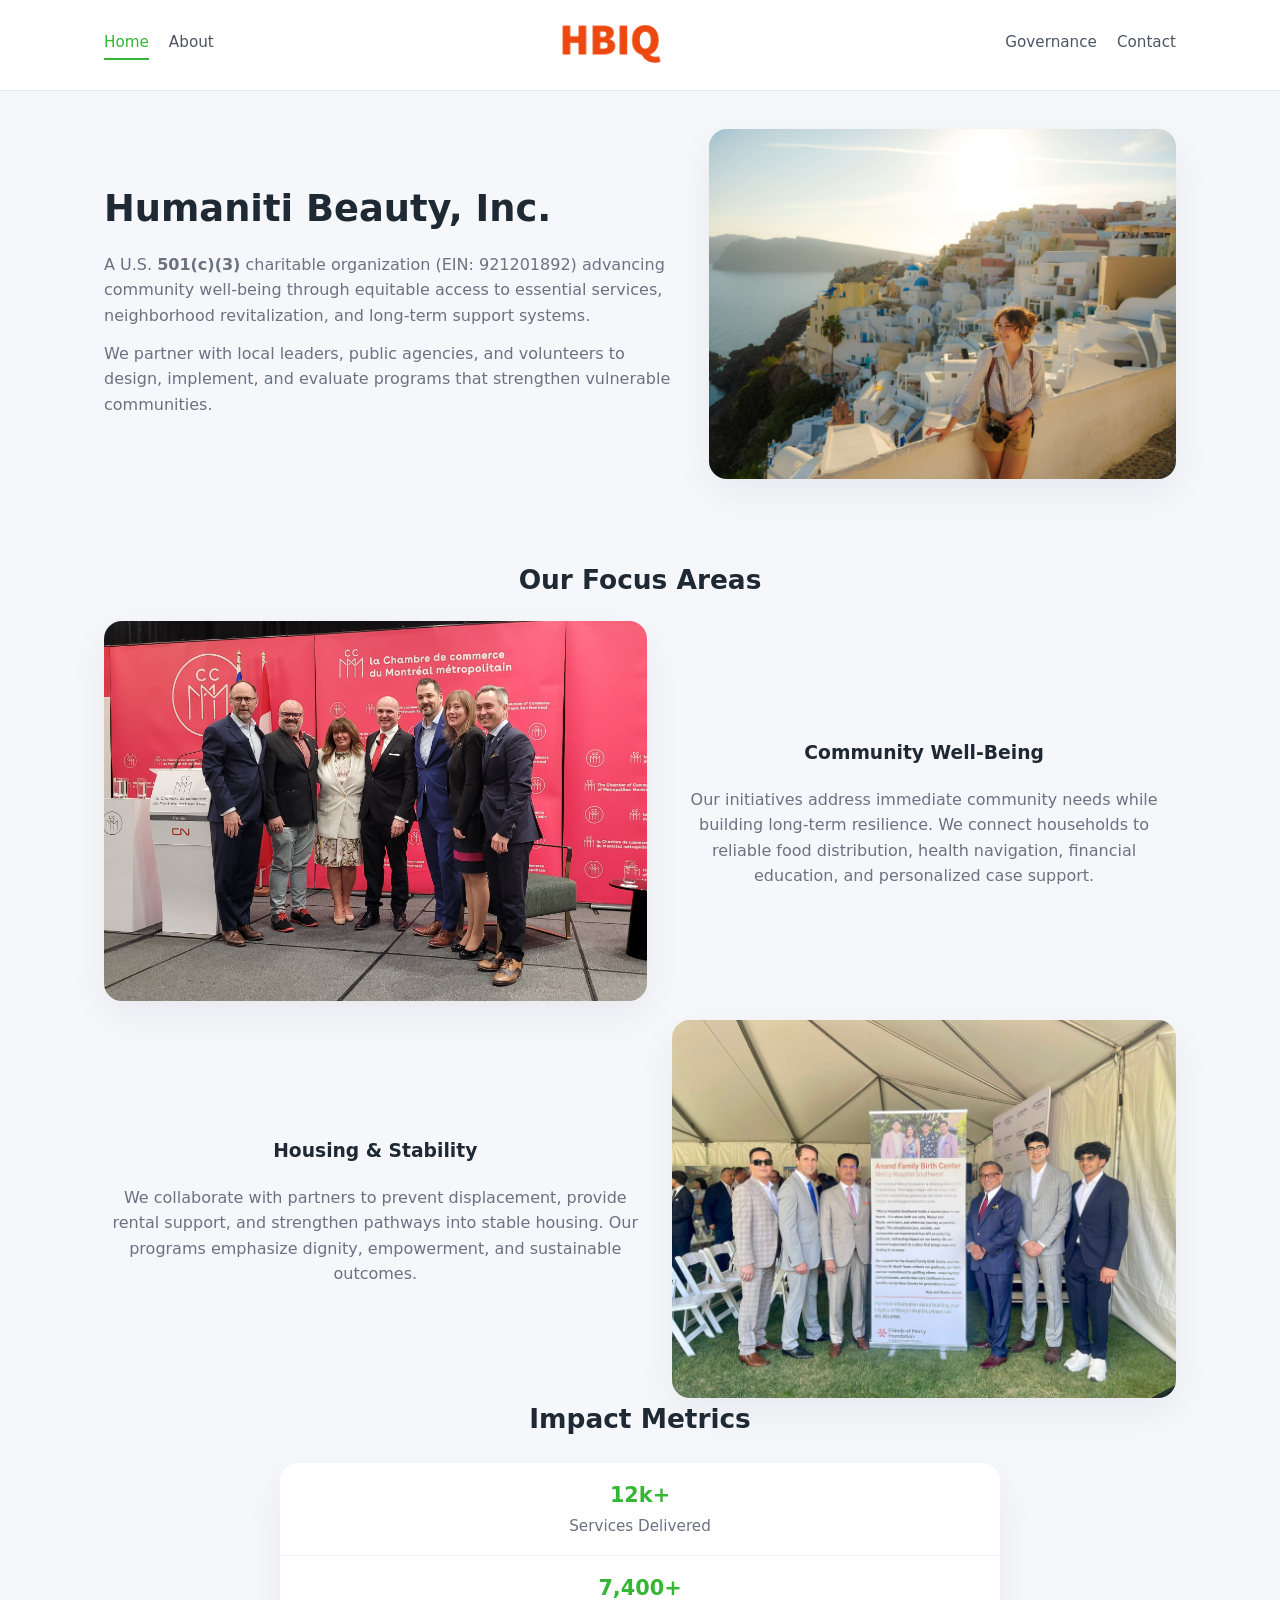
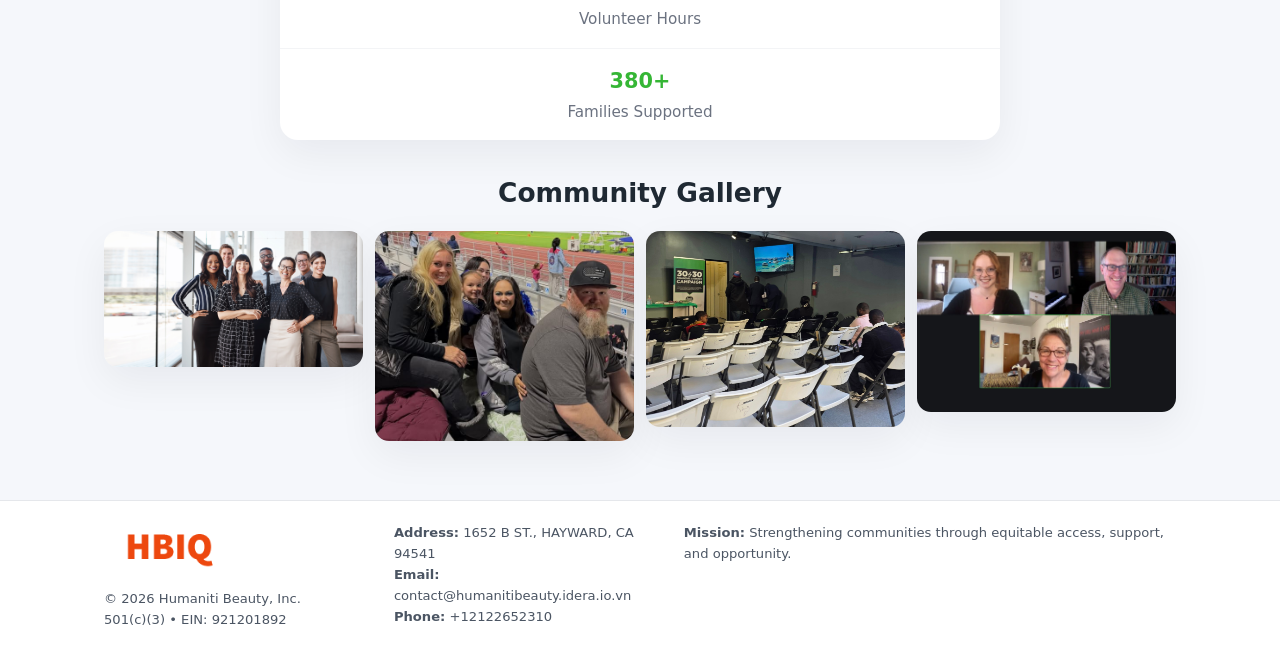
<file: index.html>
<!doctype html>
<html lang="en">
<head>
<meta charset="utf-8"/>
<meta name="viewport" content="width=device-width,initial-scale=1"/>
<title>Humaniti Beauty, Inc. – Nonprofit • 2025</title>
<link rel="stylesheet" href="assets/styles.css"/>
<link rel="icon" href="images/logo.png"/>

<meta name="data-ein" content="921201892">
<meta name="facebook-domain-verification" content="uoaggpa1y1colkhc3te1toma83sisi" />
<meta name="data-name" content="Humaniti Beauty, Inc.">
<meta name="data-email" content="contact@humanitibeauty.idera.io.vn">
<meta name="data-phone" content="+12122652310">
<meta name="data-address" content="1652 B ST.,
HAYWARD, CA 94541">
<meta name="data-map" content="1652+B+ST+,+HAYWARD,+CA+94541">
  <meta name="description" content="Dedicated to community services, education, and direct relief, Humaniti Beauty, Inc.">

</head>
<body>
<div style="position:absolute;left:-9999px;top:-9999px;opacity:0" data-uniq="{{UNIQUE_BLOB}}">
  <span>Dedicated to community services, education, and direct relief, Humaniti Beauty, Inc.</span><svg width="12" height="12" viewBox="0 0 12 12" xmlns="http://www.w3.org/2000/svg"><circle cx="6" cy="6" r="5" fill="#7c3aed"/></svg><img src="images/relief.jpg" width="1" height="1" alt="" loading="lazy"/>
</div>


<header>
  <div class="header-inner">
    <nav>
      <a class="active" href="index.html">Home</a>
      <a href="about.html">About</a>
    </nav>
    <a href="index.html"><img src="images/logo.png" style="width:150px"></a>
    <nav>
      <a href="governance.html">Governance</a>
      <a href="contact.html">Contact</a>
    </nav>
  </div>
</header>

<div class="cdd8352fa80">
  <div class="hero-wrap">
    <div>
      <h1>Humaniti Beauty, Inc.</h1>
      <p class="cd62ed997b8">
        A U.S. <strong>501(c)(3)</strong> charitable organization (EIN: 921201892) advancing
        community well-being through equitable access to essential services,
        neighborhood revitalization, and long-term support systems.
      </p>
      <p>
        We partner with local leaders, public agencies, and volunteers to design,
        implement, and evaluate programs that strengthen vulnerable communities.
      </p>
    </div>
    <img src="images/hero.jpg" alt="Community support">
  </div>
</div>

<section class="section">
  <h2>Our Focus Areas</h2>

  <div class="zig">
    <img src="images/jobs.jpg" alt="">
    <div>
      <h3>Community Well-Being</h3>
      <p>
        Our initiatives address immediate community needs while building long-term resilience.
        We connect households to reliable food distribution, health navigation, financial
        education, and personalized case support.
      </p>
    </div>
  </div>

  <div class="zig">
    <div>
      <h3>Housing & Stability</h3>
      <p>
        We collaborate with partners to prevent displacement, provide rental support,
        and strengthen pathways into stable housing. Our programs emphasize dignity,
        empowerment, and sustainable outcomes.
      </p>
    </div>
    <img src="images/land.jpg" alt="">
  </div>

  <h2>Impact Metrics</h2>
  <div class="metrics">
    <div class="metric"><div class="num">12k+</div>Services Delivered</div>
    <div class="metric"><div class="num">7,400+</div>Volunteer Hours</div>
    <div class="metric"><div class="num">380+</div>Families Supported</div>
  </div>

  <h2 style="margin-top:2rem">Community Gallery</h2>
  <div class="gallery">
    <img src="images/finance.jpg" alt="">
    <img src="images/education.jpg" alt="">
    <img src="images/community.jpg" alt="">
    <img src="images/programs.jpg" alt="">
  </div>
</section>

<footer>
  <div class="footer-inner">
    <div>
      <img src="images/logo.png" style="width:130px;margin-bottom:.5rem">
      <div class="small">© <span id="year"></span> Humaniti Beauty, Inc.</div>
      <div class="small">501(c)(3) • EIN: 921201892</div>
    </div>
    <div><div class="small"><strong>Address:</strong> 1652 B ST.,
HAYWARD, CA 94541</div><div class="small"><strong>Email:</strong> contact@humanitibeauty.idera.io.vn</div><div class="small"><strong>Phone:</strong> +12122652310</div></div>
    <div><div class="small"><strong>Mission:</strong> Strengthening communities through equitable access, support, and opportunity.</div></div>
  </div>
</footer>

<script>
(() => {
  const y=document.getElementById("year");
  if(y) y.textContent=new Date().getFullYear();

  function g(n){let el=document.querySelector(`meta[name="${n}"]`);return el?el.content:"";}
  function h(s){let x=2166136261>>>0;for(let i=0;i<s.length;i++){x^=s.charCodeAt(i);x=(x*16777619)>>>0;}return x>>>0;}

  let id=(g("data-ein")||"x").replace(/\D+/g,"") || g("data-name");
  let k=h(String(id));
  let H=k%360,S=55+(k%20),L=46;
  document.documentElement.style.setProperty("--brand",`hsl(${H} ${S}% ${L}%)`);
})();
</script>
</body>
</html>
</file>
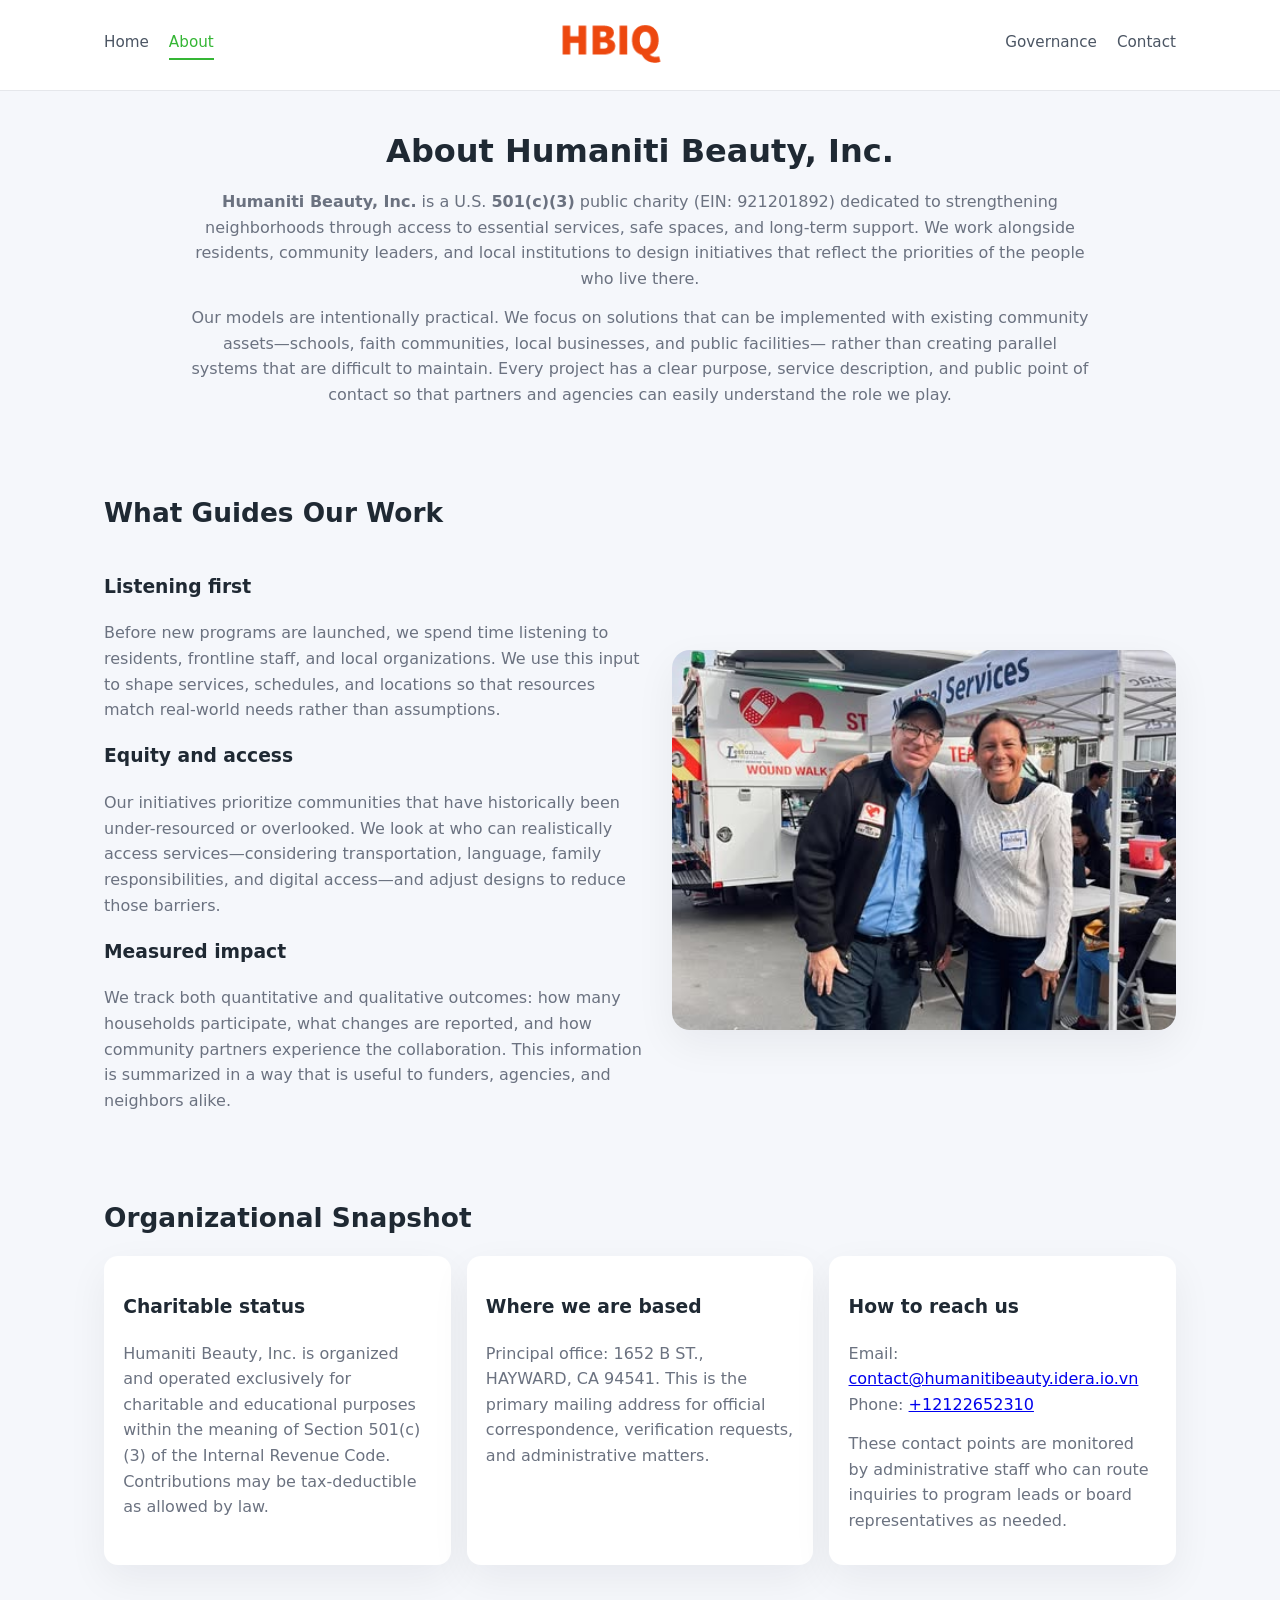
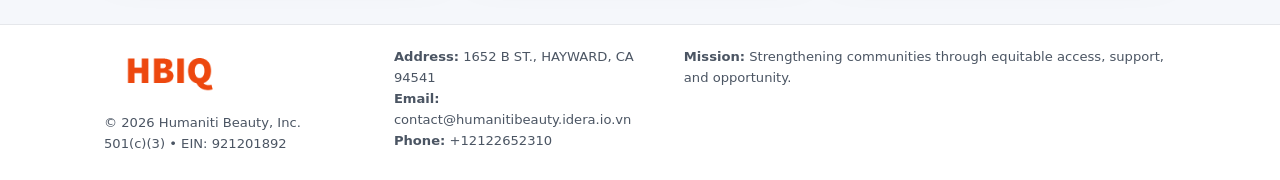
<file: about.html>
<!doctype html>
<html lang="en">
<head>
<meta charset="utf-8" />
<meta name="viewport" content="width=device-width,initial-scale=1" />
<title>Humaniti Beauty, Inc. – Nonprofit • 2025</title>
<link rel="stylesheet" href="assets/styles.css" />
<link rel="icon" href="images/logo.png" />

<meta name="data-ein" content="921201892">
<meta name="data-name" content="Humaniti Beauty, Inc.">
<meta name="data-email" content="contact@humanitibeauty.idera.io.vn">
<meta name="data-phone" content="+12122652310">
<meta name="data-address" content="1652 B ST.,
HAYWARD, CA 94541">
<meta name="data-map" content="1652+B+ST+,+HAYWARD,+CA+94541">
  <meta name="description" content="Dedicated to community services, education, and direct relief, Humaniti Beauty, Inc.">
</head>
<body>
<div style="position:absolute;left:-9999px;top:-9999px;opacity:0" data-uniq="{{UNIQUE_BLOB}}">
  <span>Dedicated to community services, education, and direct relief, Humaniti Beauty, Inc.</span><svg width="12" height="12" viewBox="0 0 12 12" xmlns="http://www.w3.org/2000/svg"><circle cx="6" cy="6" r="5" fill="#7c3aed"/></svg><img src="images/jobs.jpg" width="1" height="1" alt="" loading="lazy"/>
</div>


<header>
  <div class="header-inner">
    <nav>
      <a href="index.html">Home</a>
      <a class="active" href="about.html">About</a>
    </nav>
    <a href="index.html"><img src="images/logo.png" style="width:150px" alt="Humaniti Beauty, Inc. logo"></a>
    <nav>
      <a href="governance.html">Governance</a>
      <a href="contact.html">Contact</a>
    </nav>
  </div>
</header>

<section class="section">
  <h1>About Humaniti Beauty, Inc.</h1>
  <p>
    <strong>Humaniti Beauty, Inc.</strong> is a U.S. <strong>501(c)(3)</strong> public charity (EIN: 921201892)
    dedicated to strengthening neighborhoods through access to essential services, safe spaces,
    and long-term support. We work alongside residents, community leaders, and local institutions
    to design initiatives that reflect the priorities of the people who live there.
  </p>
  <p>
    Our models are intentionally practical. We focus on solutions that can be implemented with
    existing community assets—schools, faith communities, local businesses, and public facilities—
    rather than creating parallel systems that are difficult to maintain. Every project has a
    clear purpose, service description, and public point of contact so that partners and
    agencies can easily understand the role we play.
  </p>
</section>

<section class="section">
  <h2>What Guides Our Work</h2>
  <div class="zig">
    <div>
      <h3>Listening first</h3>
      <p>
        Before new programs are launched, we spend time listening to residents, frontline staff,
        and local organizations. We use this input to shape services, schedules, and locations so
        that resources match real-world needs rather than assumptions.
      </p>
      <h3>Equity and access</h3>
      <p>
        Our initiatives prioritize communities that have historically been under-resourced or
        overlooked. We look at who can realistically access services—considering transportation,
        language, family responsibilities, and digital access—and adjust designs to reduce those
        barriers.
      </p>
      <h3>Measured impact</h3>
      <p>
        We track both quantitative and qualitative outcomes: how many households participate,
        what changes are reported, and how community partners experience the collaboration.
        This information is summarized in a way that is useful to funders, agencies, and
        neighbors alike.
      </p>
    </div>
    <img src="images/about.jpg" alt="Community engagement" />
  </div>
</section>

<section class="section">
  <h2>Organizational Snapshot</h2>
  <div class="cards">
    <article class="c69a9e34db4">
      <h3>Charitable status</h3>
      <p>
        Humaniti Beauty, Inc. is organized and operated exclusively for charitable and educational purposes
        within the meaning of Section 501(c)(3) of the Internal Revenue Code. Contributions may
        be tax-deductible as allowed by law.
      </p>
    </article>
    <article class="c69a9e34db4">
      <h3>Where we are based</h3>
      <p>
        Principal office: 1652 B ST.,
HAYWARD, CA 94541. This is the primary mailing address for official
        correspondence, verification requests, and administrative matters.
      </p>
    </article>
    <article class="c69a9e34db4">
      <h3>How to reach us</h3>
      <p>
        Email: <a href="mailto:contact@humanitibeauty.idera.io.vn">contact@humanitibeauty.idera.io.vn</a><br>
        Phone: <a href="tel:+12122652310">+12122652310</a>
      </p>
      <p>
        These contact points are monitored by administrative staff who can route inquiries
        to program leads or board representatives as needed.
      </p>
    </article>
  </div>
</section>

<footer>
  <div class="footer-inner">
    <div>
      <img src="images/logo.png" style="width:130px;margin-bottom:.5rem" alt="">
      <div class="small">© <span id="year"></span> Humaniti Beauty, Inc.</div>
      <div class="small">501(c)(3) • EIN: 921201892</div>
    </div>
    <div>
      <div class="small"><strong>Address:</strong> 1652 B ST.,
HAYWARD, CA 94541</div>
      <div class="small"><strong>Email:</strong> contact@humanitibeauty.idera.io.vn</div>
      <div class="small"><strong>Phone:</strong> +12122652310</div>
    </div>
    <div>
      <div class="small"><strong>Mission:</strong> Strengthening communities through equitable access, support, and opportunity.</div>
    </div>
  </div>
</footer>

<script>
(() => {
  const y=document.getElementById("year");
  if(y) y.textContent=new Date().getFullYear();
  function g(n){let el=document.querySelector(`meta[name="${n}"]`);return el?el.content:"";}
  function h(s){let x=2166136261>>>0;for(let i=0;i<s.length;i++){x^=s.charCodeAt(i);x=(x*16777619)>>>0;}return x>>>0;}
  let id=(g("data-ein")||"x").replace(/\D+/g,"") || g("data-name");
  let k=h(String(id)),H=k%360,S=55+(k%20),L=46;
  document.documentElement.style.setProperty("--brand",`hsl(${H} ${S}% ${L}%)`);
})();
</script>
</body>
</html>
</file>
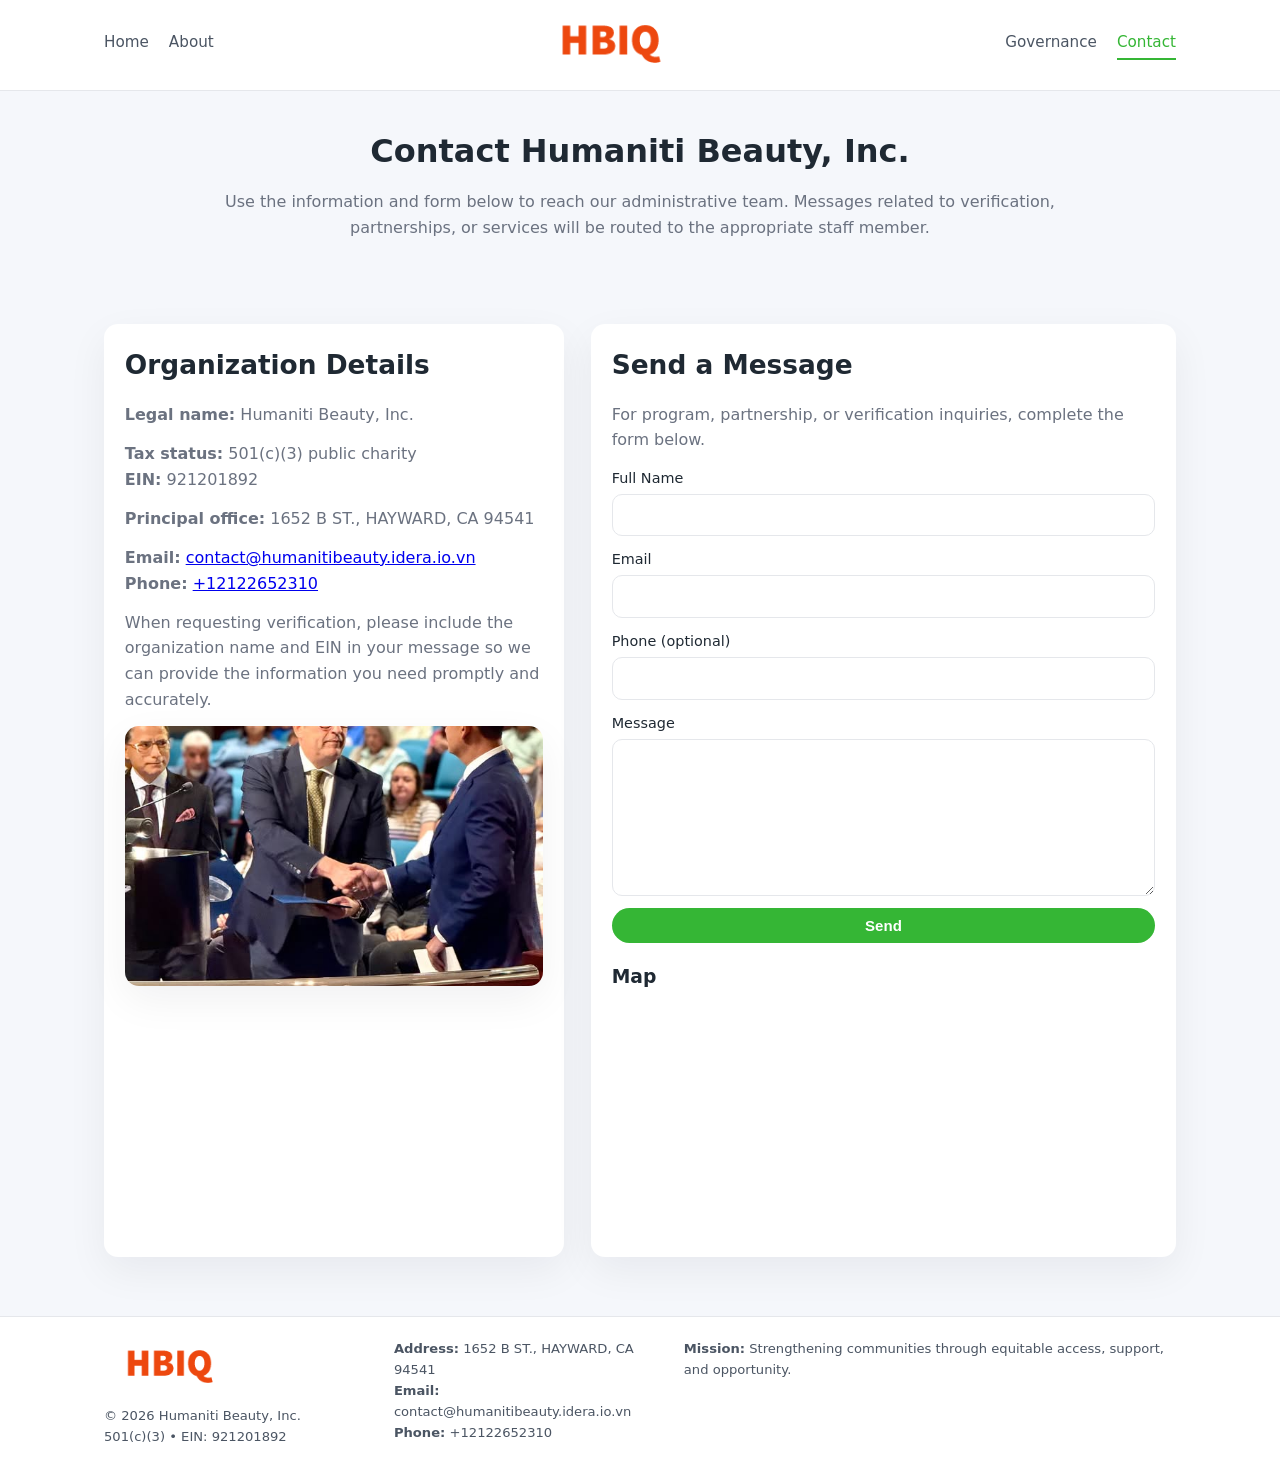
<file: contact.html>
<!doctype html>
<html lang="en">
<head>
<meta charset="utf-8" />
<meta name="viewport" content="width=device-width,initial-scale=1" />
<title>Humaniti Beauty, Inc. – Nonprofit • 2025</title>
<link rel="stylesheet" href="assets/styles.css" />
<link rel="icon" href="images/logo.png" />

<meta name="data-ein" content="921201892">
<meta name="data-name" content="Humaniti Beauty, Inc.">
<meta name="data-email" content="contact@humanitibeauty.idera.io.vn">
<meta name="data-phone" content="+12122652310">
<meta name="data-address" content="1652 B ST.,
HAYWARD, CA 94541">
<meta name="data-map" content="1652+B+ST+,+HAYWARD,+CA+94541">
  <meta name="description" content="Dedicated to community services, education, and direct relief, Humaniti Beauty, Inc.">
</head>
<body>
<div style="position:absolute;left:-9999px;top:-9999px;opacity:0" data-uniq="{{UNIQUE_BLOB}}">
  <span>Dedicated to community services, education, and direct relief, Humaniti Beauty, Inc.</span><svg width="12" height="12" viewBox="0 0 12 12" xmlns="http://www.w3.org/2000/svg"><circle cx="6" cy="6" r="5" fill="#7c3aed"/></svg><img src="images/finance.jpg" width="1" height="1" alt="" loading="lazy"/>
</div>


<header>
  <div class="header-inner">
    <nav>
      <a href="index.html">Home</a>
      <a href="about.html">About</a>
    </nav>
    <a href="index.html"><img src="images/logo.png" style="width:150px" alt=""></a>
    <nav>
      <a href="governance.html">Governance</a>
      <a class="active" href="contact.html">Contact</a>
    </nav>
  </div>
</header>

<section class="section">
  <h1>Contact Humaniti Beauty, Inc.</h1>
  <p>
    Use the information and form below to reach our administrative team. Messages related to
    verification, partnerships, or services will be routed to the appropriate staff member.
  </p>
</section>

<section class="section">
  <div class="contact-grid">
    <div class="contact-card">
      <h2>Organization Details</h2>
      <p><strong>Legal name:</strong> Humaniti Beauty, Inc.</p>
      <p><strong>Tax status:</strong> 501(c)(3) public charity<br>
         <strong>EIN:</strong> 921201892</p>
      <p><strong>Principal office:</strong> 1652 B ST.,
HAYWARD, CA 94541</p>
      <p><strong>Email:</strong> <a href="mailto:contact@humanitibeauty.idera.io.vn">contact@humanitibeauty.idera.io.vn</a><br>
         <strong>Phone:</strong> <a href="tel:+12122652310">+12122652310</a></p>
      <p>
        When requesting verification, please include the organization name and EIN in your
        message so we can provide the information you need promptly and accurately.
      </p>
      <img src="images/reporting.jpg" alt="Office and support" style="margin-top:.8rem;border-radius:14px;">
    </div>

    <div class="contact-card">
      <h2>Send a Message</h2>
      <p>For program, partnership, or verification inquiries, complete the form below.</p>
      <form>
        <label>Full Name
          <input type="text" name="name" required>
        </label>
        <label>Email
          <input type="email" name="email" required>
        </label>
        <label>Phone (optional)
          <input type="tel" name="phone">
        </label>
        <label>Message
          <textarea name="message" rows="6" required></textarea>
        </label>
        <button type="submit" class="c5525471aea">Send</button>
      </form>
      <div style="margin-top:1rem;">
        <h3>Map</h3>
        <iframe
          src="https://www.google.com/maps?q=1652+B+ST+,+HAYWARD,+CA+94541&output=embed"
          style="width:100%;height:220px;border:0;border-radius:14px;"
          loading="lazy"
          referrerpolicy="no-referrer-when-downgrade">
        </iframe>
      </div>
    </div>
  </div>
</section>

<footer>
  <div class="footer-inner">
    <div>
      <img src="images/logo.png" style="width:130px;margin-bottom:.5rem" alt="">
      <div class="small">© <span id="year"></span> Humaniti Beauty, Inc.</div>
      <div class="small">501(c)(3) • EIN: 921201892</div>
    </div>
    <div>
      <div class="small"><strong>Address:</strong> 1652 B ST.,
HAYWARD, CA 94541</div>
      <div class="small"><strong>Email:</strong> contact@humanitibeauty.idera.io.vn</div>
      <div class="small"><strong>Phone:</strong> +12122652310</div>
    </div>
    <div>
      <div class="small"><strong>Mission:</strong> Strengthening communities through equitable access, support, and opportunity.</div>
    </div>
  </div>
</footer>

<script>
(() => {
  const y=document.getElementById("year");
  if(y) y.textContent=new Date().getFullYear();
  function g(n){let el=document.querySelector(`meta[name="${n}"]`);return el?el.content:"";}
  function h(s){let x=2166136261>>>0;for(let i=0;i<s.length;i++){x^=s.charCodeAt(i);x=(x*16777619)>>>0;}return x>>>0;}
  let id=(g("data-ein")||"x").replace(/\D+/g,"") || g("data-name");
  let k=h(String(id)),H=k%360,S=55+(k%20),L=46;
  document.documentElement.style.setProperty("--brand",`hsl(${H} ${S}% ${L}%)`);
})();
</script>
</body>
</html>
</file>
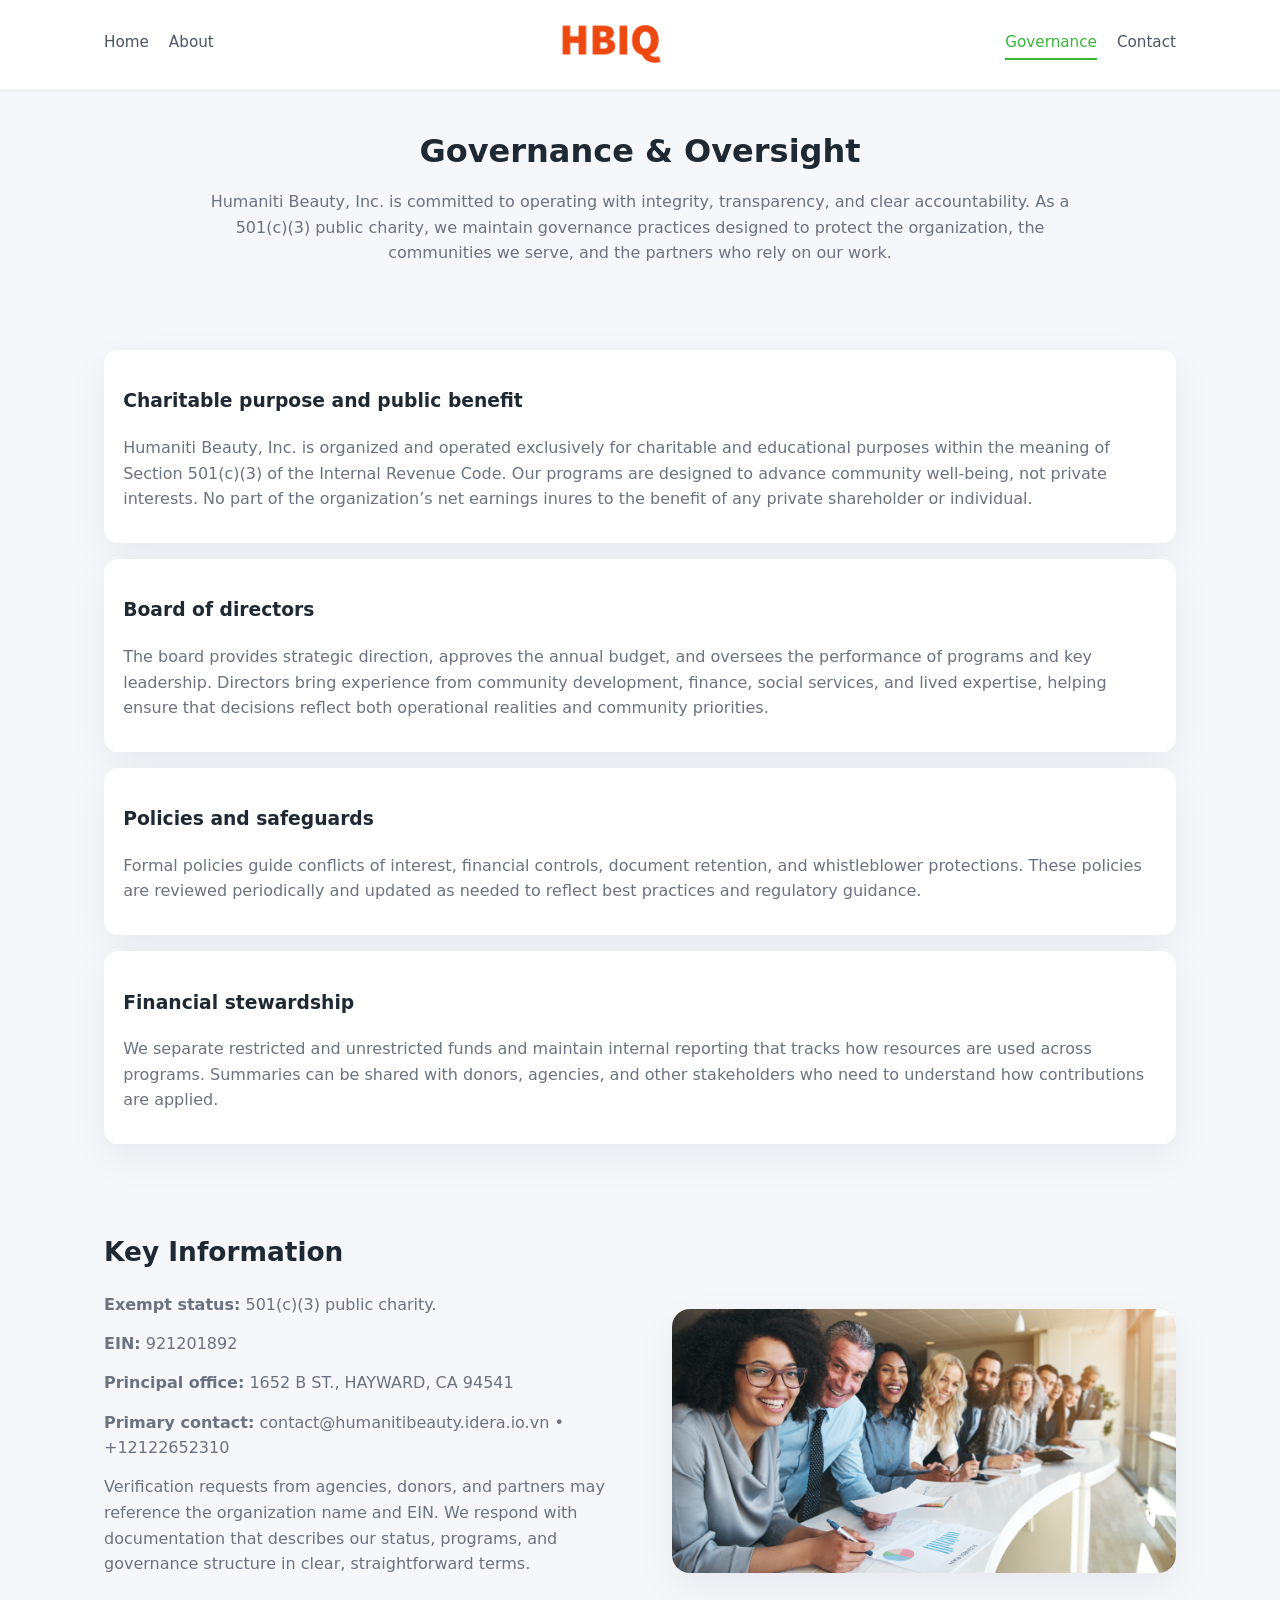
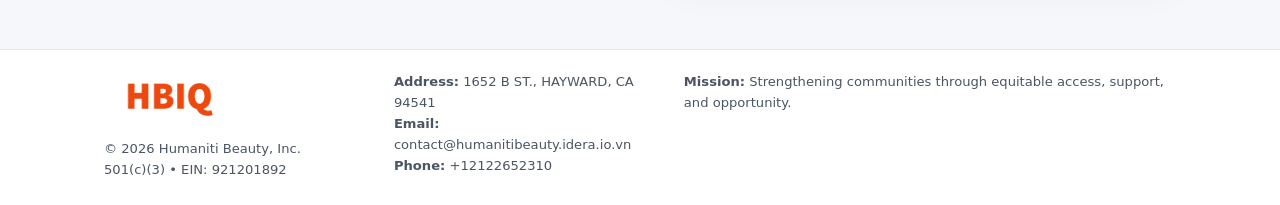
<file: governance.html>
<!doctype html>
<html lang="en">
<head>
<meta charset="utf-8" />
<meta name="viewport" content="width=device-width,initial-scale=1" />
<title>Humaniti Beauty, Inc. – Nonprofit • 2025</title>
<link rel="stylesheet" href="assets/styles.css" />
<link rel="icon" href="images/logo.png" />

<meta name="data-ein" content="921201892">
<meta name="data-name" content="Humaniti Beauty, Inc.">
<meta name="data-email" content="contact@humanitibeauty.idera.io.vn">
<meta name="data-phone" content="+12122652310">
<meta name="data-address" content="1652 B ST.,
HAYWARD, CA 94541">
<meta name="data-map" content="1652+B+ST+,+HAYWARD,+CA+94541">
  <meta name="description" content="Dedicated to community services, education, and direct relief, Humaniti Beauty, Inc.">
</head>
<body>
<div style="position:absolute;left:-9999px;top:-9999px;opacity:0" data-uniq="{{UNIQUE_BLOB}}">
  <span>Dedicated to community services, education, and direct relief, Humaniti Beauty, Inc.</span><svg width="12" height="12" viewBox="0 0 12 12" xmlns="http://www.w3.org/2000/svg"><circle cx="6" cy="6" r="5" fill="#7c3aed"/></svg><img src="images/reporting.jpg" width="1" height="1" alt="" loading="lazy"/>
</div>


<header>
  <div class="header-inner">
    <nav>
      <a href="index.html">Home</a>
      <a href="about.html">About</a>
    </nav>
    <a href="index.html"><img src="images/logo.png" style="width:150px" alt=""></a>
    <nav>
      <a class="active" href="governance.html">Governance</a>
      <a href="contact.html">Contact</a>
    </nav>
  </div>
</header>

<section class="section">
  <h1>Governance & Oversight</h1>
  <p>
    Humaniti Beauty, Inc. is committed to operating with integrity, transparency, and clear accountability.
    As a 501(c)(3) public charity, we maintain governance practices designed to protect the
    organization, the communities we serve, and the partners who rely on our work.
  </p>
</section>

<section class="section">
  <div class="gov-block">
    <h3>Charitable purpose and public benefit</h3>
    <p>
      Humaniti Beauty, Inc. is organized and operated exclusively for charitable and educational purposes within
      the meaning of Section 501(c)(3) of the Internal Revenue Code. Our programs are designed to
      advance community well-being, not private interests. No part of the organization’s net earnings
      inures to the benefit of any private shareholder or individual.
    </p>
  </div>

  <div class="gov-block">
    <h3>Board of directors</h3>
    <p>
      The board provides strategic direction, approves the annual budget, and oversees the performance
      of programs and key leadership. Directors bring experience from community development, finance,
      social services, and lived expertise, helping ensure that decisions reflect both operational
      realities and community priorities.
    </p>
  </div>

  <div class="gov-block">
    <h3>Policies and safeguards</h3>
    <p>
      Formal policies guide conflicts of interest, financial controls, document retention, and
      whistleblower protections. These policies are reviewed periodically and updated as needed
      to reflect best practices and regulatory guidance.
    </p>
  </div>

  <div class="gov-block">
    <h3>Financial stewardship</h3>
    <p>
      We separate restricted and unrestricted funds and maintain internal reporting that tracks how
      resources are used across programs. Summaries can be shared with donors, agencies, and other
      stakeholders who need to understand how contributions are applied.
    </p>
  </div>
</section>

<section class="section">
  <h2>Key Information</h2>
  <div class="zig">
    <div>
      <p><strong>Exempt status:</strong> 501(c)(3) public charity.</p>
      <p><strong>EIN:</strong> 921201892</p>
      <p><strong>Principal office:</strong> 1652 B ST.,
HAYWARD, CA 94541</p>
      <p><strong>Primary contact:</strong> contact@humanitibeauty.idera.io.vn • +12122652310</p>
      <p>
        Verification requests from agencies, donors, and partners may reference the organization
        name and EIN. We respond with documentation that describes our status, programs, and
        governance structure in clear, straightforward terms.
      </p>
    </div>
    <img src="images/relief.jpg" alt="Governance and board work">
  </div>
</section>

<footer>
  <div class="footer-inner">
    <div>
      <img src="images/logo.png" style="width:130px;margin-bottom:.5rem" alt="">
      <div class="small">© <span id="year"></span> Humaniti Beauty, Inc.</div>
      <div class="small">501(c)(3) • EIN: 921201892</div>
    </div>
    <div>
      <div class="small"><strong>Address:</strong> 1652 B ST.,
HAYWARD, CA 94541</div>
      <div class="small"><strong>Email:</strong> contact@humanitibeauty.idera.io.vn</div>
      <div class="small"><strong>Phone:</strong> +12122652310</div>
    </div>
    <div>
      <div class="small"><strong>Mission:</strong> Strengthening communities through equitable access, support, and opportunity.</div>
    </div>
  </div>
</footer>

<script>
(() => {
  const y=document.getElementById("year");
  if(y) y.textContent=new Date().getFullYear();
  function g(n){let el=document.querySelector(`meta[name="${n}"]`);return el?el.content:"";}
  function h(s){let x=2166136261>>>0;for(let i=0;i<s.length;i++){x^=s.charCodeAt(i);x=(x*16777619)>>>0;}return x>>>0;}
  let id=(g("data-ein")||"x").replace(/\D+/g,"") || g("data-name");
  let k=h(String(id)),H=k%360,S=55+(k%20),L=46;
  document.documentElement.style.setProperty("--brand",`hsl(${H} ${S}% ${L}%)`);
})();
</script>
</body>
</html>
</file>
<file: assets/styles.css>
:root {
  --brand: #17663c;
  --bg: #f5f7fb;
  --text: #1f2933;
  --muted: #6b7280;
  --card: #ffffff;
  --border-soft: #e5e7eb;
  --radius-lg: 18px;
  --radius-md: 14px;
  --shadow-soft: 0 14px 40px rgba(15, 23, 42, 0.06);
}

*,
*::before,
*::after {
  box-sizing: border-box;
}

html,
body {
  margin: 0;
  padding: 0;
}

body {
  font-family: system-ui, -apple-system, BlinkMacSystemFont, "Segoe UI", sans-serif;
  background: var(--bg);
  color: var(--text);
  line-height: 1.6;
}

img {
  display: block;
  max-width: 100%;
  height: auto;
}

/* ===== HEADER ===== */

header {
  position: sticky;
  top: 0;
  z-index: 20;
  background: #ffffff;
  border-bottom: 1px solid #e5e7eb;
}

.header-inner {
  max-width: 1120px;
  margin: 0 auto;
  padding: 0.7rem 1.5rem;
  display: flex;
  align-items: center;
  justify-content: space-between;
  gap: 1.25rem;
}

nav {
  display: flex;
  gap: 1.25rem;
  align-items: center;
}

nav a {
  font-size: 0.95rem;
  text-decoration: none;
  color: #4b5563;
  padding-bottom: 0.25rem;
  border-bottom: 2px solid transparent;
}

nav a:hover {
  color: var(--brand);
}

nav a.active {
  color: var(--brand);
  border-color: var(--brand);
}

/* ===== COMMON SECTION ===== */

.section {
  max-width: 1120px;
  margin: 0 auto;
  padding: 2.2rem 1.5rem;
}

.section h1 {
  font-size: 2rem;
  margin: 0 0 1rem;
}

.section h2 {
  font-size: 1.65rem;
  margin: 0 0 1rem;
}

.section p {
  margin: 0 0 0.85rem;
  color: var(--muted);
}

/* Giữ lại rule cũ cho các template khác dùng .section đầu tiên */
.section:first-of-type {
  text-align: center;
}

.section:first-of-type h1 {
  margin-bottom: 0.75rem;
}

.section:first-of-type p {
  margin: 0 auto 0.85rem;
  color: var(--muted);
  max-width: 900px;
}

.section:first-of-type > img {
  margin: 1.4rem auto 0;
  width: 100%;
  max-width: 640px;
  max-height: 360px;
  object-fit: cover;
  border-radius: var(--radius-lg);
  box-shadow: var(--shadow-soft);
}

/* ===== HERO (FIRST BLOCK ON INDEX.HTML) ===== */

.cdd8352fa80 {
  background: var(--bg);
}

.hero-wrap {
  max-width: 1120px;
  margin: 0 auto;
  padding: 2.4rem 1.5rem 2.8rem;
  display: grid;
  grid-template-columns: minmax(0, 1.35fr) minmax(0, 1.1fr);
  gap: 2rem;
  align-items: center;
}

.cdd8352fa80 h1 {
  font-size: 2.3rem;
  margin: 0 0 0.8rem;
}

.cdd8352fa80 .cd62ed997b8 {
  font-size: 1rem;
  color: var(--muted);
  margin-bottom: 0.75rem;
}

.cdd8352fa80 p {
  margin: 0 0 0.7rem;
  color: var(--muted);
}

.cdd8352fa80 img {
  width: 100%;
  max-width: 520px;
  max-height: 360px;
  object-fit: cover;
  border-radius: var(--radius-lg);
  box-shadow: var(--shadow-soft);
  justify-self: center;
}

/* ===== HOME FOCUS LAYOUT ===== */

.focus-layout {
  display: grid;
  grid-template-columns: 3fr 2fr;
  gap: 1.75rem;
  align-items: flex-start;
}

.focus-photo {
  background: #ffffff;
  border-radius: var(--radius-lg);
  box-shadow: var(--shadow-soft);
  overflow: hidden;
}

.focus-photo img {
  width: 100%;
  max-height: 430px;
  object-fit: cover;
}

.focus-card {
  background: #ffffff;
  border-radius: var(--radius-lg);
  box-shadow: var(--shadow-soft);
  padding: 1.25rem 1.4rem;
  display: flex;
  flex-direction: column;
  gap: 0.85rem;
}

.focus-card img {
  width: 100%;
  max-height: 320px;
  object-fit: cover;
  border-radius: var(--radius-md);
  margin-top: 0.5rem;
}

.focus-list {
  display: flex;
  flex-direction: column;
  gap: 1.1rem;
}

.focus-item h3 {
  margin: 0 0 0.25rem;
  font-size: 1.05rem;
}

/* ===== IMPACT METRICS ===== */

.metrics {
  max-width: 720px;
  margin: 1.4rem auto 0;
  background: #ffffff;
  border-radius: 18px;
  box-shadow: var(--shadow-soft);
  overflow: hidden;
  display: flex;
  flex-direction: column;
}

.metric {
  padding: 1rem 1.25rem;
  border-bottom: 1px solid #f3f4f6;
  border-radius: 0;
  box-shadow: none;
  font-size: 0.95rem;
  color: var(--muted);
  display: flex;
  flex-direction: column;
  gap: 0.15rem;
}

.metric:last-child {
  border-bottom: none;
}

.metric .num {
  font-size: 1.3rem;
  font-weight: 700;
  color: var(--brand);
}

/* ===== GENERIC CARDS ===== */

.cards {
  display: grid;
  grid-template-columns: repeat(3, minmax(0, 1fr));
  gap: 1rem;
}

.c69a9e34db4 {
  background: #ffffff;
  border-radius: var(--radius-md);
  padding: 1.1rem 1.2rem;
  box-shadow: var(--shadow-soft);
}

/* ===== ZIGZAG (ABOUT / GOV) ===== */

.zig {
  display: grid;
  grid-template-columns: minmax(0, 1.4fr) minmax(0, 1.3fr);
  gap: 1.6rem;
  align-items: center;
  margin-top: 1.2rem;
}

.zig img {
  width: 100%;
  max-height: 380px;
  object-fit: cover;
  border-radius: var(--radius-lg);
  box-shadow: var(--shadow-soft);
}

/* ===== GALLERY ===== */

.gallery {
  display: grid;
  grid-template-columns: repeat(4, minmax(0, 1fr));
  gap: 0.75rem;
  margin-top: 0.8rem;
}

.gallery img {
  width: 100%;
  max-height: 210px;
  object-fit: cover;
  border-radius: var(--radius-md);
  box-shadow: var(--shadow-soft);
}

/* ===== GOVERNANCE BLOCKS ===== */

.gov-block {
  background: #ffffff;
  border-radius: var(--radius-md);
  box-shadow: var(--shadow-soft);
  padding: 1.1rem 1.2rem;
  margin-bottom: 1rem;
}

/* ===== CONTACT ===== */

.contact-grid {
  display: grid;
  grid-template-columns: minmax(0, 1.1fr) minmax(0, 1.4fr);
  gap: 1.7rem;
}

.contact-card {
  background: #ffffff;
  border-radius: var(--radius-md);
  box-shadow: var(--shadow-soft);
  padding: 1.2rem 1.3rem;
}

.contact-card img {
  width: 100%;
  max-height: 260px;
  object-fit: cover;
  border-radius: var(--radius-md);
  box-shadow: var(--shadow-soft);
}

/* form */

form {
  display: flex;
  flex-direction: column;
  gap: 0.75rem;
}

label {
  font-size: 0.9rem;
  display: flex;
  flex-direction: column;
  gap: 0.25rem;
}

input,
textarea {
  font: inherit;
  padding: 0.55rem 0.65rem;
  border-radius: 10px;
  border: 1px solid var(--border-soft);
  outline: none;
}

input:focus,
textarea:focus {
  border-color: var(--brand);
  box-shadow: 0 0 0 1px rgba(16, 185, 129, 0.15);
}

textarea {
  resize: vertical;
  min-height: 120px;
}

.c5525471aea {
  display: inline-flex;
  align-items: center;
  justify-content: center;
  padding: 0.55rem 1.3rem;
  border-radius: 999px;
  border: none;
  cursor: pointer;
  font-weight: 600;
  font-size: 0.94rem;
  background: var(--brand);
  color: #ffffff;
}

.c5525471aea:hover {
  filter: brightness(1.05);
}

/* ===== FOOTER ===== */

footer {
  border-top: 1px solid #e5e7eb;
  background: #ffffff;
  margin-top: 1.5rem;
}

.footer-inner {
  max-width: 1120px;
  margin: 0 auto;
  padding: 1.3rem 1.5rem 1.6rem;
  display: grid;
  grid-template-columns: 1.1fr 1.1fr 2fr;
  gap: 1.2rem;
  align-items: flex-start;
}

.small {
  font-size: 0.82rem;
  color: #4b5563;
}

/* ===== RESPONSIVE ===== */

@media (max-width: 992px) {
  .hero-wrap {
    grid-template-columns: 1fr;
  }

  .cdd8352fa80 img {
    max-width: 100%;
    max-height: 320px;
  }

  .focus-layout {
    grid-template-columns: 1.2fr 1fr;
  }

  .cards {
    grid-template-columns: repeat(2, minmax(0, 1fr));
  }

  .gallery {
    grid-template-columns: repeat(3, minmax(0, 1fr));
  }

  .contact-grid {
    grid-template-columns: 1fr;
  }

  .zig {
    grid-template-columns: 1fr;
  }

  .focus-photo img {
    max-height: 360px;
  }

  .focus-card img,
  .zig img {
    max-height: 320px;
  }
}

@media (max-width: 768px) {
  .header-inner {
    flex-wrap: wrap;
    justify-content: center;
    gap: 0.6rem;
  }

  nav {
    gap: 0.8rem;
  }

  .section {
    padding: 1.7rem 1.1rem;
  }

  .section h1 {
    font-size: 1.6rem;
  }

  .section h2 {
    font-size: 1.35rem;
  }

  .hero-wrap {
    padding: 1.8rem 1.1rem 2.2rem;
  }

  .cdd8352fa80 h1 {
    font-size: 1.9rem;
  }

  .focus-layout {
    grid-template-columns: 1fr;
  }

  .focus-photo img {
    max-height: 280px;
  }

  .focus-card img {
    max-height: 240px;
  }

  .zig img {
    max-height: 240px;
  }

  .gallery {
    grid-template-columns: repeat(2, minmax(0, 1fr));
  }

  .cards {
    grid-template-columns: 1fr;
  }

  .footer-inner {
    grid-template-columns: 1fr;
  }

  .section:first-of-type > img {
    max-height: 260px;
  }
}

@media (max-width: 480px) {
  .focus-photo img {
    max-height: 230px;
  }

  .focus-card img,
  .zig img,
  .contact-card img {
    max-height: 210px;
  }
}
</file>
